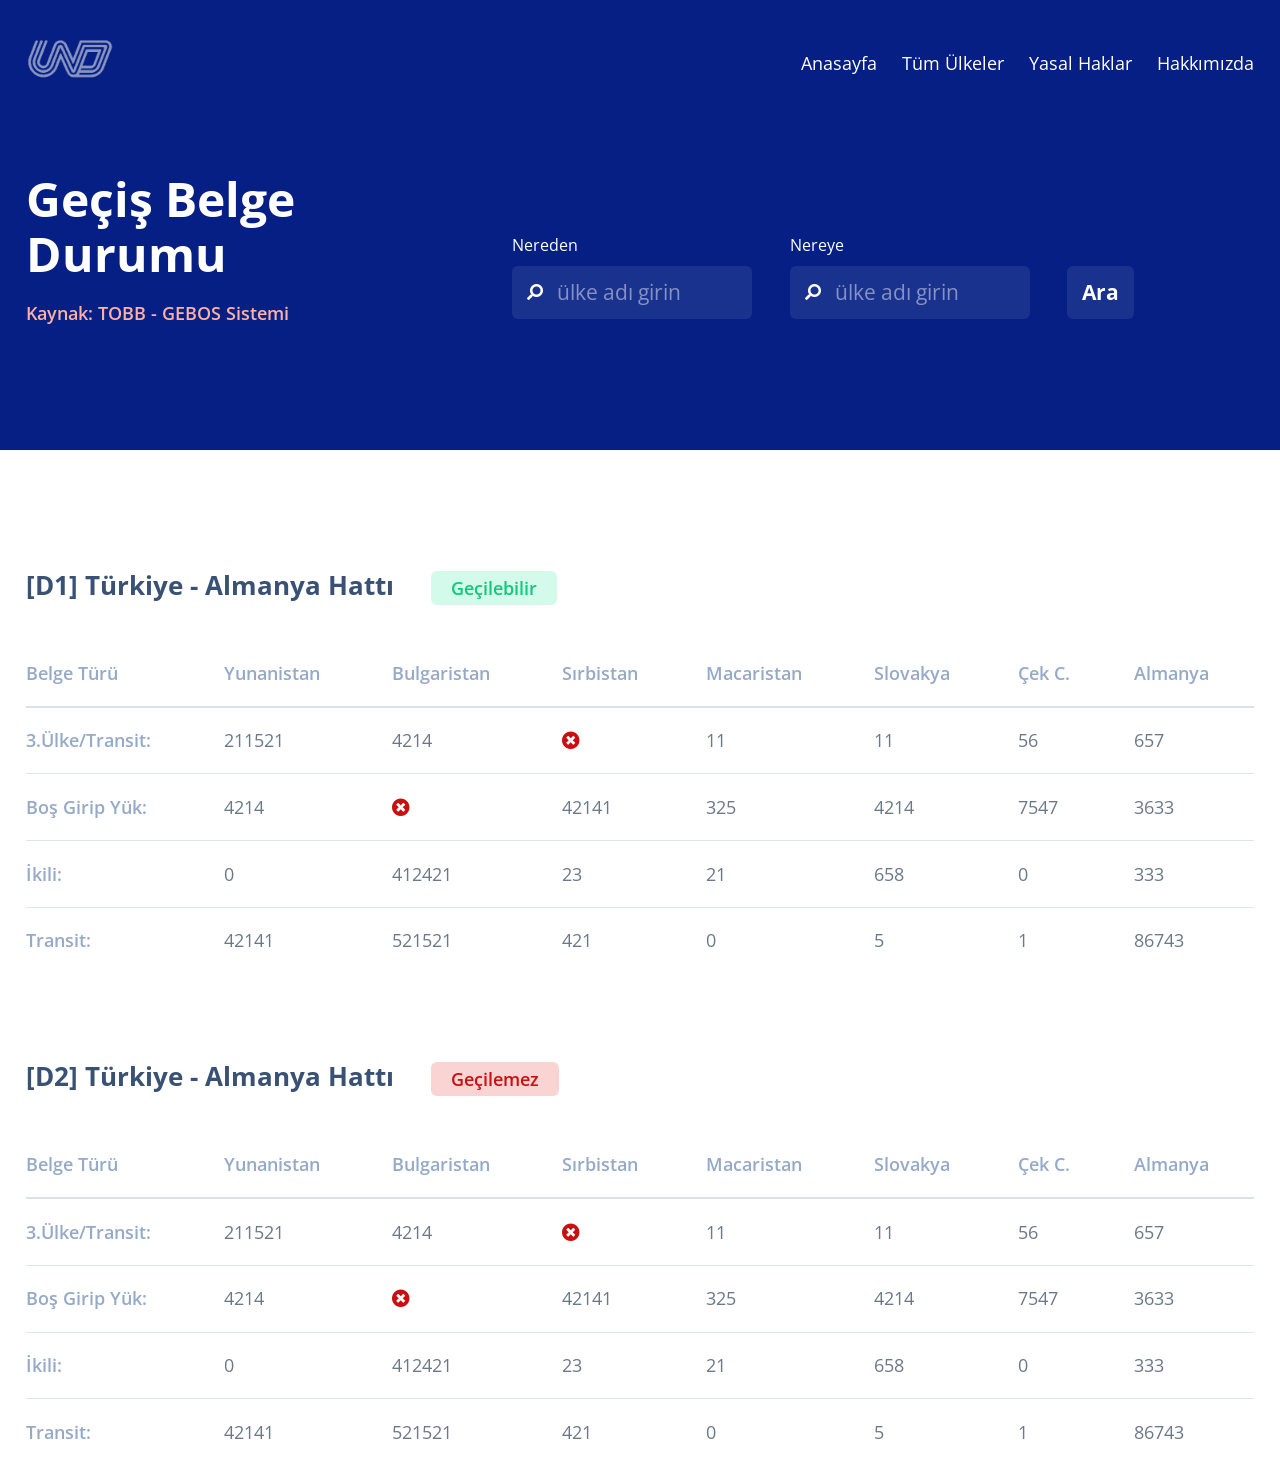
<file: index.html>
<!DOCTYPE html>
<html lang="tr">
<head>
    <meta charset="UTF-8">
    <meta name="viewport" content="width=device-width, initial-scale=1.0">
    <meta http-equiv="X-UA-Compatible" content="ie=edge">
    <link rel="stylesheet" type="text/css" href="/vendors/css/normalize.css">
    <link rel="stylesheet" type="text/css" href="/vendors/css/grid.css">
    <link rel="stylesheet" type="text/css" href="resources/css/style.css">
    <link href="https://fonts.googleapis.com/css?family=Open+Sans:400,600,700,800" rel="stylesheet">
    <link rel="stylesheet" href="https://use.fontawesome.com/releases/v5.8.1/css/all.css" integrity="sha384-50oBUHEmvpQ+1lW4y57PTFmhCaXp0ML5d60M1M7uH2+nqUivzIebhndOJK28anvf" crossorigin="anonymous">
    <title>UND - Geçiş Belge Durumu</title>
</head>
<body>
    <header>
        <nav>
            <div class="row">
                <img src="resources/img/und-logo.png" alt="UND logo" class="logo">
                <ul class="main-nav js--main-nav">
                    <li><a href="#">Anasayfa</a></li>
                    <li><a href="#">Tüm Ülkeler</a></li>
                    <li><a href="#">Yasal Haklar</a></li>
                    <li><a href="#">Hakkımızda</a></li>
                </ul>
                <a class="mobile-nav-icon js--nav-icon"><i class="fa fa-bars"></i></a>
            </div>
        </nav>
        <div class="hero-text-box">
            <h1>Geçiş Belge<br>Durumu</h1>
            <a class="und_btn und_btn-source" href="#">Kaynak: TOBB - GEBOS Sistemi</a>
        </div>
        <div class="container_search-countries">
            <form class="search-flex">
                <div class="search-nereden">
                    <label class="label-nereye">Nereden</label>
                    <i class="fa fa-search fa-flip-horizontal" aria-hidden="true"></i>
                    <input name="ilk-ulke" class="search-country" type="search" placeholder="ülke adı girin">
                </div>
                <div class="search-nereye">
                    <label class="label-nereye">Nereye</label>
                    <i class="fa fa-search fa-flip-horizontal" aria-hidden="true"></i>
                    <input name="son-ulke" id="son-ulke" class="search-country" type="search" placeholder="ülke adı girin">
                </div>
                <div id="submit-bg">
                    <button type='submit' id='submit' name='submit'>
                        Ara
                    </button>
                </div>
            </form>
        </div>

    </header>
    <section class="section-results">
        <div class="row">
            <div class="result">
                <div class="result-top">
                    <h2 class="title-result">[D1] Türkiye - Almanya Hattı <span class="result-status gecilebilir">Geçilebilir</span></h2>
                </div>
                <div class="table-responsive und_table-container">
                    <table class="table">
                        <thead>
                            <tr>
                                <th scope="col">Belge Türü</th>
                                <th scope="col">Yunanistan</th>
                                <th scope="col">Bulgaristan</th>
                                <th scope="col">Sırbistan</th>
                                <th scope="col">Macaristan</th>
                                <th scope="col">Slovakya</th>
                                <th scope="col">Çek C.</th>
                                <th scope="col">Almanya</th>
                            </tr>
                        </thead>
                        <tbody>
                            <tr>
                                <th scope="row">3.Ülke/Transit:</th>
                                <td>211521</td>
                                <td>4214</td>
                                <td><i class="fa fa-times-circle" aria-hidden="true"></i></td>
                                <td>11</td>
                                <td>11</td>
                                <td>56</td>
                                <td>657</td>
                            </tr>
                            <tr>
                                <th scope="row">Boş Girip Yük:</th>
                                <td>4214</td>
                                <td><i class="fa fa-times-circle" aria-hidden="true"></i></td>
                                <td>42141</td>
                                <td>325</td>
                                <td>4214</td>
                                <td>7547</td>
                                <td>3633</td>
                            </tr>
                            <tr>
                                <th scope="row">İkili:</th>
                                <td>0</td>
                                <td>412421</td>
                                <td>23</td>
                                <td>21</td>
                                <td>658</td>
                                <td>0</td>
                                <td>333</td>
                            </tr>
                            <tr>
                                <th scope="row">Transit:</th>
                                <td>42141</td>
                                <td>521521</td>
                                <td>421</td>
                                <td>0</td>
                                <td>5</td>
                                <td>1</td>
                                <td>86743</td>
                            </tr>
                        </tbody>
                    </table>
                </div>
            </div>

            <div class="result">
                <div class="result-top">
                    <h2 class="title-result">[D2] Türkiye - Almanya Hattı <span class="result-status gecilemez">Geçilemez</span></h2>
                </div>
                <div class="table-responsive und_table-container">
                    <table class="table">
                        <thead>
                            <tr>
                                <th scope="col">Belge Türü</th>
                                <th scope="col">Yunanistan</th>
                                <th scope="col">Bulgaristan</th>
                                <th scope="col">Sırbistan</th>
                                <th scope="col">Macaristan</th>
                                <th scope="col">Slovakya</th>
                                <th scope="col">Çek C.</th>
                                <th scope="col">Almanya</th>
                            </tr>
                        </thead>
                        <tbody>
                            <tr>
                                <th scope="row">3.Ülke/Transit:</th>
                                <td>211521</td>
                                <td>4214</td>
                                <td><i class="fa fa-times-circle" aria-hidden="true"></i></td>
                                <td>11</td>
                                <td>11</td>
                                <td>56</td>
                                <td>657</td>
                            </tr>
                            <tr>
                                <th scope="row">Boş Girip Yük:</th>
                                <td>4214</td>
                                <td><i class="fa fa-times-circle" aria-hidden="true"></i></td>
                                <td>42141</td>
                                <td>325</td>
                                <td>4214</td>
                                <td>7547</td>
                                <td>3633</td>
                            </tr>
                            <tr>
                                <th scope="row">İkili:</th>
                                <td>0</td>
                                <td>412421</td>
                                <td>23</td>
                                <td>21</td>
                                <td>658</td>
                                <td>0</td>
                                <td>333</td>
                            </tr>
                            <tr>
                                <th scope="row">Transit:</th>
                                <td>42141</td>
                                <td>521521</td>
                                <td>421</td>
                                <td>0</td>
                                <td>5</td>
                                <td>1</td>
                                <td>86743</td>
                            </tr>
                        </tbody>
                    </table>
                </div>
            </div>

            <div id="divSubGenre"></div>
        </div>
    </section>

    <script src="https://code.jquery.com/jquery-3.3.1.min.js" integrity="sha256-FgpCb/KJQlLNfOu91ta32o/NMZxltwRo8QtmkMRdAu8=" crossorigin="anonymous"></script>
    <script src="resources/js/script.js"></script>
</body>
</html>
</file>
<file: vendors/css/grid.css>
/*  SECTIONS  ============================================================================= */

.section {
	clear: both;
	padding: 0px;
	margin: 0px;
}

/*  GROUPING  ============================================================================= */

.row {
    zoom: 1; /* For IE 6/7 (trigger hasLayout) */
}

.row:before,
.row:after {
    content:"";
    display:table;
}
.row:after {
    clear:both;
}

/*  GRID COLUMN SETUP   ==================================================================== */

.col {
	display: block;
	float:left;
	margin: 1% 0 1% 1.6%;
}

.col:first-child { margin-left: 0; } /* all browsers except IE6 and lower */


/*  REMOVE MARGINS AS ALL GO FULL WIDTH AT 480 PIXELS */

@media only screen and (max-width: 480px) {
	.col { 
		/*margin: 1% 0 1% 0%;*/
        margin: 0;
	}
}


/*  GRID OF TWO   ============================================================================= */


.span-2-of-2 {
	width: 100%;
}

.span-1-of-2 {
	width: 49.2%;
}

/*  GO FULL WIDTH AT LESS THAN 480 PIXELS */

@media only screen and (max-width: 480px) {
	.span-2-of-2 {
		width: 100%; 
	}
	.span-1-of-2 {
		width: 100%; 
	}
}


/*  GRID OF THREE   ============================================================================= */

	
.span-3-of-3 {
	width: 100%; 
}

.span-2-of-3 {
	width: 66.13%; 
}

.span-1-of-3 {
	width: 32.26%; 
}


/*  GO FULL WIDTH AT LESS THAN 480 PIXELS */

@media only screen and (max-width: 480px) {
	.span-3-of-3 {
		width: 100%; 
	}
	.span-2-of-3 {
		width: 100%; 
	}
	.span-1-of-3 {
		width: 100%;
	}
}

/*  GRID OF FOUR   ============================================================================= */

	
.span-4-of-4 {
	width: 100%; 
}

.span-3-of-4 {
	width: 74.6%; 
}

.span-2-of-4 {
	width: 49.2%; 
}

.span-1-of-4 {
	width: 23.8%; 
}


/*  GO FULL WIDTH AT LESS THAN 480 PIXELS */

@media only screen and (max-width: 480px) {
	.span-4-of-4 {
		width: 100%; 
	}
	.span-3-of-4 {
		width: 100%; 
	}
	.span-2-of-4 {
		width: 100%; 
	}
	.span-1-of-4 {
		width: 100%; 
	}
}


/*  GRID OF FIVE   ============================================================================= */

	
.span-5-of-5 {
	width: 100%;
}

.span-4-of-5 {
  	width: 79.68%; 
}

.span-3-of-5 {
  	width: 59.36%; 
}

.span-2-of-5 {
  	width: 39.04%;
}

.span-1-of-5 {
  	width: 18.72%;
}


/*  GO FULL WIDTH AT LESS THAN 480 PIXELS */

@media only screen and (max-width: 480px) {
	.span-5-of-5 {
		width: 100%; 
	}
	.span-4-of-5 {
		width: 100%; 
	}
	.span-3-of-5 {
		width: 100%; 
	}
	.span-2-of-5 {
		width: 100%; 
	}
	.span-1-of-5 {
		width: 100%; 
	}
}


/*  GRID OF SIX   ============================================================================= */


.span-6-of-6 {
	width: 100%;
}

.span-5-of-6 {
  	width: 83.06%;
}

.span-4-of-6 {
  	width: 66.13%;
}

.span-3-of-6 {
  	width: 49.2%;
}

.span-2-of-6 {
  	width: 32.26%;
}

.span-1-of-6 {
  	width: 15.33%;
}


/*  GO FULL WIDTH AT LESS THAN 480 PIXELS */

@media only screen and (max-width: 480px) {
	.span-6-of-6 {
		width: 100%; 
	}
	.span-5-of-6 {
		width: 100%; 
	}
	.span-4-of-6 {
		width: 100%; 
	}
	.span-3-of-6 {
		width: 100%; 
	}
	.span-2-of-6 {
		width: 100%; 
	}
	.span-1-of-6 {
		width: 100%; 
	}
}



/*  GRID OF SEVEN   ============================================================================= */


.span-7-of-7 {
	width: 100%;
}

.span-6-of-7 {
	width: 85.48%;
}

.span-5-of-7 {
  	width: 70.97%;
}

.span-4-of-7 {
  	width: 56.45%;
}

.span-3-of-7 {
  	width: 41.94%;
}

.span-2-of-7 {
  	width: 27.42%;
}

.span-1-of-7 {
  	width: 12.91%;
}


/*  GO FULL WIDTH AT LESS THAN 480 PIXELS */

@media only screen and (max-width: 480px) {
	.span-7-of-7 {
		width: 100%; 
	}
	.span-6-of-7 {
		width: 100%; 
	}
	.span-5-of-7 {
		width: 100%; 
	}
	.span-4-of-7 {
		width: 100%; 
	}
	.span-3-of-7 {
		width: 100%; 
	}
	.span-2-of-7 {
		width: 100%; 
	}
	.span-1-of-7 {
		width: 100%; 
	}
}


/*  GRID OF EIGHT   ============================================================================= */

	
.span-8-of-8 {
	width: 100%;
}

.span-7-of-8 {
	width: 87.3%; 
}

.span-6-of-8 {
	width: 74.6%; 
}

.span-5-of-8 {
	width: 61.9%; 
}

.span-4-of-8 {
	width: 49.2%; 
}

.span-3-of-8 {
	width: 36.5%;
}

.span-2-of-8 {
	width: 23.8%; 
}

.span-1-of-8 {
	width: 11.1%; 
}


/*  GO FULL WIDTH AT LESS THAN 480 PIXELS */

@media only screen and (max-width: 480px) {
	.span-8-of-8 {
		width: 100%; 
	}
	.span-7-of-8 {
		width: 100%; 
	}
	.span-6-of-8 {
		width: 100%; 
	}
	.span-5-of-8 {
		width: 100%; 
	}
	.span-4-of-8 {
		width: 100%; 
	}
	.span-3-of-8 {
		width: 100%; 
	}
	.span-2-of-8 {
		width: 100%; 
	}
	.span-1-of-8 {
		width: 100%; 
	}
}


/*  GRID OF NINE   ============================================================================= */


.span-9-of-9 {
	width: 100%;
}

.span-8-of-9 {
	width: 88.71%;
}

.span-7-of-9 {
	width: 77.42%; 
}

.span-6-of-9 {
	width: 66.13%; 
}

.span-5-of-9 {
	width: 54.84%; 
}

.span-4-of-9 {
	width: 43.55%; 
}

.span-3-of-9 {
	width: 32.26%;
}

.span-2-of-9 {
	width: 20.97%; 
}

.span-1-of-9 {
	width: 9.68%; 
}


/*  GO FULL WIDTH AT LESS THAN 480 PIXELS */

@media only screen and (max-width: 480px) {
	.span-9-of-9 {
		width: 100%; 
	}
	.span-8-of-9 {
		width: 100%; 
	}
	.span-7-of-9 {
		width: 100%; 
	}
	.span-6-of-9 {
		width: 100%; 
	}
	.span-5-of-9 {
		width: 100%; 
	}
	.span-4-of-9 {
		width: 100%; 
	}
	.span-3-of-9 {
		width: 100%; 
	}
	.span-2-of-9 {
		width: 100%; 
	}
	.span-1-of-9 {
		width: 100%; 
	}
}


/*  GRID OF TEN   ============================================================================= */


.span-10-of-10 {
	width: 100%;
}

.span-9-of-10 {
	width: 89.84%;
}

.span-8-of-10 {
	width: 79.68%;
}

.span-7-of-10 {
	width: 69.52%; 
}

.span-6-of-10 {
	width: 59.36%; 
}

.span-5-of-10 {
	width: 49.2%; 
}

.span-4-of-10 {
	width: 39.04%; 
}

.span-3-of-10 {
	width: 28.88%;
}

.span-2-of-10 {
	width: 18.72%; 
}

.span-1-of-10 {
	width: 8.56%; 
}


/*  GO FULL WIDTH AT LESS THAN 480 PIXELS */

@media only screen and (max-width: 480px) {
	.span-10-of-10 {
		width: 100%; 
	}
	.span-9-of-10 {
		width: 100%; 
	}
	.span-8-of-10 {
		width: 100%; 
	}
	.span-7-of-10 {
		width: 100%; 
	}
	.span-6-of-10 {
		width: 100%; 
	}
	.span-5-of-10 {
		width: 100%; 
	}
	.span-4-of-10 {
		width: 100%; 
	}
	.span-3-of-10 {
		width: 100%; 
	}
	.span-2-of-10 {
		width: 100%; 
	}
	.span-1-of-10 {
		width: 100%; 
	}
}


/*  GRID OF ELEVEN   ============================================================================= */

.span-11-of-11 {
	width: 100%;
}

.span-10-of-11 {
	width: 90.76%;
}

.span-9-of-11 {
	width: 81.52%;
}

.span-8-of-11 {
	width: 72.29%;
}

.span-7-of-11 {
	width: 63.05%; 
}

.span-6-of-11 {
	width: 53.81%; 
}

.span-5-of-11 {
	width: 44.58%; 
}

.span-4-of-11 {
	width: 35.34%; 
}

.span-3-of-11 {
	width: 26.1%;
}

.span-2-of-11 {
	width: 16.87%; 
}

.span-1-of-11 {
	width: 7.63%; 
}


/*  GO FULL WIDTH AT LESS THAN 480 PIXELS */

@media only screen and (max-width: 480px) {
	.span-11-of-11 {
		width: 100%; 
	}
	.span-10-of-11 {
		width: 100%; 
	}
	.span-9-of-11 {
		width: 100%; 
	}
	.span-8-of-11 {
		width: 100%; 
	}
	.span-7-of-11 {
		width: 100%; 
	}
	.span-6-of-11 {
		width: 100%; 
	}
	.span-5-of-11 {
		width: 100%; 
	}
	.span-4-of-11 {
		width: 100%; 
	}
	.span-3-of-11 {
		width: 100%; 
	}
	.span-2-of-11 {
		width: 100%; 
	}
	.span-1-of-11 {
		width: 100%; 
	}
}


/*  GRID OF TWELVE   ============================================================================= */

.span-12-of-12 {
	width: 100%;
}

.span-11-of-12 {
	width: 91.53%;
}

.span-10-of-12 {
	width: 83.06%;
}

.span-9-of-12 {
	width: 74.6%;
}

.span-8-of-12 {
	width: 66.13%;
}

.span-7-of-12 {
	width: 57.66%; 
}

.span-6-of-12 {
	width: 49.2%; 
}

.span-5-of-12 {
	width: 40.73%; 
}

.span-4-of-12 {
	width: 32.26%; 
}

.span-3-of-12 {
	width: 23.8%;
}

.span-2-of-12 {
	width: 15.33%; 
}

.span-1-of-12 {
	width: 6.86%; 
}


/*  GO FULL WIDTH AT LESS THAN 480 PIXELS */

@media only screen and (max-width: 480px) {
	.span-12-of-12 {
		width: 100%; 
	}
	.span-11-of-12 {
		width: 100%; 
	}
	.span-10-of-12 {
		width: 100%; 
	}
	.span-9-of-12 {
		width: 100%; 
	}
	.span-8-of-12 {
		width: 100%; 
	}
	.span-7-of-12 {
		width: 100%; 
	}
	.span-6-of-12 {
		width: 100%; 
	}
	.span-5-of-12 {
		width: 100%; 
	}
	.span-4-of-12 {
		width: 100%; 
	}
	.span-3-of-12 {
		width: 100%; 
	}
	.span-2-of-12 {
		width: 100%; 
	}
	.span-1-of-12 {
		width: 100%; 
	}
}
</file>
<file: resources/css/style.css>
* {
    margin: 0;
    padding: 0;
    box-sizing: border-box;
}

html,
body {
    background-color: #fff;
    color: #6C7888;
    font-family: 'Open Sans', 'Arial', sans-serif;
    font-size: 18px;
    font-weight: 400;
    text-rendering: optimizeLegibility;
    overflow-x: hidden;
}

/* -------------------------------------- */
/*   REUSABLE COMPONENTS  */
/* -------------------------------------- */

.row {
    max-width: 1440px;
    margin: 0 auto;
}

[type="search"] {
    outline: none;
}

input:-internal-autofill-selected {
    background-color: unset !important;
    background-image: none !important;
    color: #8692C2 !important;
}

/* --------------- HEADINGS ---------------- */

h1 {
    margin: 0;
    color: #fff;
    font-size: 267%;
    font-family: 'Open Sans';
    font-weight: 700;
    letter-spacing: 0;
   /* line-height: 58px; */
}

/* --------------- LINKS/BUTTONS ---------------- */

.und_btn:link,
.und_btn:visited {
    /* */
}

.und_btn {
    font-size: 100%;
    font-family: 'Open Sans';
    font-weight: 600;
    text-decoration: none;
}

.und_btn-source {
    color: #FFB1A3;
    top: 21px;
    display: inline-block;
    margin-top: 22px;
}

/* -------------------------------------- */
/*   HEADER SECTION  */
/* -------------------------------------- */

.search-site::placeholder, .search-country::placeholder {
    color: #8692C2;
}

header {
    background-color: #051F85;
    height: 450px;
    position: relative;
}

.hero-text-box {
    position: absolute;
    width: 1440px;
    top: 55%;
    left: 50%;
    transform: translate(-50%, -50%);
}

.logo {
    height: 40px;
    width: auto;
    float: left;
    margin-top: 40px;
}

.main-nav {
    float: right;
    list-style: none;
    margin-top: 53px;
}

.main-nav li {
    display: inline-block;
    margin-left: 20px;
}

.main-nav li a:link,
.main-nav li a:visited {
    color: #fff;
    text-decoration: none;
    font-size: 100%;
    font-family: 'Open Sans';
    font-weight: 400;
    border-bottom: 1px solid transparent;
    transition: border-bottom .5s;
    padding: 3px 0;
}

.main-nav li a:hover,
.main-nav li a:focus {
    border-bottom: 1px solid #fff;
}

/*
.search-container {
    background-color: #19328E;
    border: none;
    border-radius: 6px;
    padding: 0px;
    width: 480px;
    color:#8692C2;
    font-size: 89%;
    position: relative;
    display: -ms-flexbox;
    display: flex;
    -ms-flex-pack: start;
    justify-content: flex-start;
    -ms-flex-align: center;
    align-items: center;
    margin-left: 40px;
}

.search-container .fa-search {
    position: absolute;
    left: 15px;
    color: #fff;
    z-index: 999;
    font-size: 80%;
}

.search-site {
    background-color: transparent;
    border: none;
    border-radius: 6px;
    padding: 15px;
    margin-left: 25px;
    width: 95%;
    color:#8692C2;
    font-size: 89%;
    position: relative;
}

.search-site::placeholder {
    color: #8692C2;
}
*/
.container_search-countries {
    position: absolute;
    width: 1440px;
    top: 65%;
    left: 70%;
    transform: translate(-50%, -50%);
}

.search-flex {
    display: -ms-flexbox;
    display: flex;
    -ms-flex-pack: space-between;
	justify-content: space-between;
    -ms-flex-align: center;
    align-items: center;
    width: 800px;
}

.search-flex div {
    background-color: #19328E;
    border: none;
    border-radius: 6px;
    padding: 0px;
    width: 30%;
    color:#8692C2;
    font-size: 89%;
    position: relative;
    display: -ms-flexbox;
    display: flex;
    -ms-flex-pack: space-between;
	justify-content: space-between;
    -ms-flex-align: center;
    align-items: center;
}

#submit {
    border: 0px solid transparent;
    background-color: transparent;
}

#submit {
    position: unset;
    left: 0;
    font-size: 130%;
    height: 100%;
    background-color: #19328E;
    padding: 20px;
    border-radius: 6px;
    cursor: pointer;
    color: #fff;
    font-family: 'Open Sans';
    font-weight: 700;
}

#submit-bg {
    background-color: transparent;
    margin-right: 5px;
}

.search-country {
    background-color: transparent;
    border: none;
    border-radius: 6px;
    padding: 20px;
    margin-left: 25px;
    width: 95%;
    color:#8692C2;
    font-size: 150%;
    position: relative;
}

.search-flex .fa-search {
    position: absolute;
    left: 15px;
    color: #fff;
    z-index: 999;
    font-size: 100%;
}

.label-nereden,
.label-nereye {
    position: absolute;
    top: -30px;
    color: #fff;
}


/* Mobile Navi */
.mobile-nav-icon {
    float: right;
    margin-top: 50px;
    cursor: pointer;
    display: none;
}

.mobile-nav-icon .fa-bars {
    font-size: 150%;
    color: #fff;
}

.mobile-nav-icon .fa-times {
    color: #fff;
    font-size: 170%;
}

.shift-menu {
    display: block;
    background: #000;
    z-index: 9999;
    position: absolute;
    top: 0;
    width: 100%;
    right: 0px;
    bottom: 0;
    /* padding: 40px 60px; */
    text-align: center;
    margin-top: 0 !important;

}

.shift-menu-icon {
    z-index: 9999;
    position: absolute;
    top: 50px;
    right: 20px;
}

/* -------------------------------------- */
/*   SECTION RESULTS  */
/* -------------------------------------- */
 
.section-results {
    margin-top: 50px;
}

.result {
    margin-top: 70px;
}

.title-result {
    color: #395174;
    font-family: 'Open Sans';
    font-size: 145%;
}

.und_table-container {
    margin-top: 40px;
}

.table th {
    font-weight: 600;
    font-family: 'Open Sans';
    font-size: 100%;
    color: #95A9C8;
}

.table td {
    font-weight: 400;
    font-family: 'Open Sans';
    font-size: 100%;
    color: #6C7888;
}

.result-status {
    font-family: 'Open Sans';
    font-size: 69%;
    font-weight: 600;
    padding: 5px 20px;
    border-radius: 6px;
    margin-left: 30px;
}

.gecilebilir {
    color: #0FC97C;
    background-color: #D3FAEA;
}

.gecilemez {
    color: #C90F0F;
    background-color: #FAD3D3;
}

.table .fa-times-circle {
    font-size: 100%;
    color: #C90F0F;
}

/* -------------------------------------- */
/*   MEDIA QUERIES  */
/* -------------------------------------- */

/* Big tablet to 1440px(widths smallet than the 1440px row */
@media only screen and (max-width: 1439px) {
    .hero-text-box {
        width: 100%;
        padding: 0 2%;
    }

    .row {
        padding: 0 2%;
    }

    .container_search-countries {
        width: 100%;
        left: 90%
    }


    /* search input - paddingi(div'in) input ile ayarlıyoruz. */
    .search-country {
        padding: 15px;
        margin-left: 30px;
        font-size: 130%;
    }

    #submit {
        padding: 15px;
    }


    /* search div */
    .search-flex div {
        width: 30%;
        font-size: 89%;
    }

}

/* Small tablets to big tablet: from 768px to 1023px */
@media only screen and (max-width: 1023px) {

    body { font-size: 16px; }

    .search-flex {
        width: 600px;
    }

    .container_search-countries {
        width: 100%;
        left: 90%
    }

    /* search input - paddingi(div'in) input ile ayarlıyoruz. */
    .search-country {
        padding: 15px;
        margin-left: 30px;
        font-size: 120%;
    }

    /* search div */
    .search-flex div {
        width: 30%;
        font-size: 89%;
    }

    #submit {
        padding: 15px;
    }

    #submit-bg {
        margin-right: 30px;
    }

}

/* Small phones to small tablets: from 481px to 767px */
@media only screen and (max-width: 767px) {

    body { font-size: 14px; }

    .row,
    .hero-text-box {
        padding: 0 4%;
    }

    header {
        height: 300px;
    }

    .main-nav { display: none; } 

    .mobile-nav-icon { display: inline-block; }

    .main-nav {
        float: left;
        margin-top: 35px;
        margin-left: 25px;
    }

    .main-nav li {
        display: block;
        margin-top: 25px;
        margin-right: 10px;
    }

    .main-nav li:nth-of-type(1) {
        margin-top: 80px;
    }

    .main-nav li a:link,
    .main-nav li a:visited {
        display: block;
        border: 0;
        padding: 10px;
        font-size: 200%;
    }

    .hero-text-box {
        top: 60%;
    }

    .container_search-countries {
        top: 62%;
        left: 80%;
        transform: translate(-50%, -50%);
    }

    .search-flex {
        display: -ms-flexbox;
        display: flex;
        flex-direction: column;
        -ms-flex-pack: space-between;
        justify-content: space-between;
        -ms-flex-align: center;
        align-items: center;
        width: 450px;
    }

    /* search input - paddingi(div'in) input ile ayarlıyoruz. */
    .search-country {
        padding: 15px;
        margin-left: 30px;
        font-size: 120%;
    }

    /* search div */
    .search-flex div {
        width: 50%;
        font-size: 89%;
        margin-top: 40px;
    }

    .label-nereden,
    .label-nereye {
        position: absolute;
        top: -20px;
        color: #fff;
    }

    .result-status {
        margin-left: 0px;
        line-height: 5;
    }

    .und_table-container {
        margin-top: 0px;
    }

    #submit {

    }

    #submit-bg {
        margin-top: 15px;
        margin-right: 0;
    }

}

/* Small phones: from 0 to 480px */
@media only screen and (max-width: 480px) {

    header {
        height: 500px;
    }

    .hero-text-box {
        top: 35%;
    }

    .container_search-countries {
        top: 70%;
        left: 26%;
        transform: translate(-50%, -50%);
    }
}

@media only screen and (max-width: 400px) {
    .container_search-countries {
        left: 22%;
    }
}

@media only screen and (max-width: 330px) {
    .container_search-countries {
        left: 18%;
    }
}


/* -------------------------------------- */
/*   BOOTSTRAP  */
/* -------------------------------------- */

th {
    text-align: inherit;
}

table {
    border-collapse: collapse;
    /* custom code */
    text-align: left;
}

.table {
    width: 100%;
    margin-bottom: 1rem;
    background-color: transparent;
}

.table thead th {
    border-top: 0px;
}

.table th,
.table td {
    padding: 1.25rem;
    vertical-align: top;
    border-top: 1px solid #DFE5EE;
}

/* custom code */

.table th:nth-of-type(1) {
    padding-left: 0;
}

/* ----------- */
  
.table thead th {
    vertical-align: bottom;
    border-bottom: 2px solid #dee2e6;
}
  
.table tbody + tbody {
    border-top: 2px solid #dee2e6;
}
  
.table .table {
    background-color: #fff;
}
  
.table-sm th,
.table-sm td {
    padding: 0.3rem;
}
  
.table-bordered {
    border: 1px solid #dee2e6;
}
  
.table-bordered th,
.table-bordered td {
    border: 1px solid #dee2e6;
}
  
.table-bordered thead th,
.table-bordered thead td {
    border-bottom-width: 2px;
}
  
.table-borderless th,
.table-borderless td,
.table-borderless thead th,
.table-borderless tbody + tbody {
    border: 0;
}
  
.table-striped tbody tr:nth-of-type(odd) {
    background-color: rgba(0, 0, 0, 0.05);
}
  
.table-hover tbody tr:hover {
    background-color: rgba(0, 0, 0, 0.075);
}
  
.table-primary,
.table-primary > th,
.table-primary > td {
    background-color: #b8daff;
}
  
.table-hover .table-primary:hover {
    background-color: #9fcdff;
}
  
.table-hover .table-primary:hover > td,
.table-hover .table-primary:hover > th {
    background-color: #9fcdff;
}
  
.table-secondary,
.table-secondary > th,
.table-secondary > td {
    background-color: #d6d8db;
}
  
.table-hover .table-secondary:hover {
    background-color: #c8cbcf;
}
  
.table-hover .table-secondary:hover > td,
.table-hover .table-secondary:hover > th {
    background-color: #c8cbcf;
}
  
.table-success,
.table-success > th,
.table-success > td {
    background-color: #c3e6cb;
}
  
.table-hover .table-success:hover {
    background-color: #b1dfbb;
}
  
.table-hover .table-success:hover > td,
.table-hover .table-success:hover > th {
    background-color: #b1dfbb;
}
  
.table-info,
.table-info > th,
.table-info > td {
    background-color: #bee5eb;
}
  
.table-hover .table-info:hover {
    background-color: #abdde5;
}
  
.table-hover .table-info:hover > td,
.table-hover .table-info:hover > th {
    background-color: #abdde5;
}
  
.table-warning,
.table-warning > th,
.table-warning > td {
    background-color: #ffeeba;
}
  
.table-hover .table-warning:hover {
    background-color: #ffe8a1;
}
  
.table-hover .table-warning:hover > td,
.table-hover .table-warning:hover > th {
    background-color: #ffe8a1;
}
  
.table-danger,
.table-danger > th,
.table-danger > td {
    background-color: #f5c6cb;
}
  
.table-hover .table-danger:hover {
    background-color: #f1b0b7;
}
  
.table-hover .table-danger:hover > td,
.table-hover .table-danger:hover > th {
    background-color: #f1b0b7;
}
  
.table-light,
.table-light > th,
.table-light > td {
    background-color: #fdfdfe;
}
  
.table-hover .table-light:hover {
    background-color: #ececf6;
}
  
.table-hover .table-light:hover > td,
.table-hover .table-light:hover > th {
    background-color: #ececf6;
}
  
.table-dark,
.table-dark > th,
.table-dark > td {
    background-color: #c6c8ca;
}
  
.table-hover .table-dark:hover {
    background-color: #b9bbbe;
}
  
.table-hover .table-dark:hover > td,
.table-hover .table-dark:hover > th {
    background-color: #b9bbbe;
}
  
.table-active,
.table-active > th,
.table-active > td {
    background-color: rgba(0, 0, 0, 0.075);
}
  
.table-hover .table-active:hover {
    background-color: rgba(0, 0, 0, 0.075);
}
  
.table-hover .table-active:hover > td,
.table-hover .table-active:hover > th {
    background-color: rgba(0, 0, 0, 0.075);
}
  
.table .thead-dark th {
    color: #fff;
    background-color: #212529;
    border-color: #32383e;
}
  
.table .thead-light th {
    color: #495057;
    background-color: #e9ecef;
    border-color: #dee2e6;
}
  
.table-dark {
    color: #fff;
    background-color: #212529;
}
  
.table-dark th,
.table-dark td,
.table-dark thead th {
    border-color: #32383e;
}
  
.table-dark.table-bordered {
    border: 0;
}
  
.table-dark.table-striped tbody tr:nth-of-type(odd) {
    background-color: rgba(255, 255, 255, 0.05);
}
  
.table-dark.table-hover tbody tr:hover {
    background-color: rgba(255, 255, 255, 0.075);
}
  
@media (max-width: 575.98px) {
    .table-responsive-sm {
      display: block;
      width: 100%;
      overflow-x: auto;
      -webkit-overflow-scrolling: touch;
      -ms-overflow-style: -ms-autohiding-scrollbar;
    }
    .table-responsive-sm > .table-bordered {
      border: 0;
    }
}
  
@media (max-width: 767.98px) {
    .table-responsive-md {
      display: block;
      width: 100%;
      overflow-x: auto;
      -webkit-overflow-scrolling: touch;
      -ms-overflow-style: -ms-autohiding-scrollbar;
    }
    .table-responsive-md > .table-bordered {
      border: 0;
    }
}
  
@media (max-width: 991.98px) {
    .table-responsive-lg {
      display: block;
      width: 100%;
      overflow-x: auto;
      -webkit-overflow-scrolling: touch;
      -ms-overflow-style: -ms-autohiding-scrollbar;
    }
    .table-responsive-lg > .table-bordered {
      border: 0;
    }
}
  
@media (max-width: 1199.98px) {
    .table-responsive-xl {
      display: block;
      width: 100%;
      overflow-x: auto;
      -webkit-overflow-scrolling: touch;
      -ms-overflow-style: -ms-autohiding-scrollbar;
    }
    .table-responsive-xl > .table-bordered {
      border: 0;
    }
}
  
.table-responsive {
    display: block;
    width: 100%;
    overflow-x: auto;
    -webkit-overflow-scrolling: touch;
    -ms-overflow-style: -ms-autohiding-scrollbar;
}
  
.table-responsive > .table-bordered {
    border: 0;
}

.d-table {
    display: table !important;
}
  
.d-table-row {
    display: table-row !important;
}
  
.d-table-cell {
    display: table-cell !important;
}
  
.d-flex {
    display: -ms-flexbox !important;
    display: flex !important;
}
  
.d-inline-flex {
    display: -ms-inline-flexbox !important;
    display: inline-flex !important;
}
  
@media (min-width: 576px) {
    .d-sm-none {
      display: none !important;
    }
    .d-sm-inline {
      display: inline !important;
    }
    .d-sm-inline-block {
      display: inline-block !important;
    }
    .d-sm-block {
      display: block !important;
    }
    .d-sm-table {
      display: table !important;
    }
    .d-sm-table-row {
      display: table-row !important;
    }
    .d-sm-table-cell {
      display: table-cell !important;
    }
    .d-sm-flex {
      display: -ms-flexbox !important;
      display: flex !important;
    }
    .d-sm-inline-flex {
      display: -ms-inline-flexbox !important;
      display: inline-flex !important;
    }
}
  
@media (min-width: 768px) {
    .d-md-none {
      display: none !important;
    }
    .d-md-inline {
      display: inline !important;
    }
    .d-md-inline-block {
      display: inline-block !important;
    }
    .d-md-block {
      display: block !important;
    }
    .d-md-table {
      display: table !important;
    }
    .d-md-table-row {
      display: table-row !important;
    }
    .d-md-table-cell {
      display: table-cell !important;
    }
    .d-md-flex {
      display: -ms-flexbox !important;
      display: flex !important;
    }
    .d-md-inline-flex {
      display: -ms-inline-flexbox !important;
      display: inline-flex !important;
    }
}
  
@media (min-width: 992px) {
    .d-lg-none {
      display: none !important;
    }
    .d-lg-inline {
      display: inline !important;
    }
    .d-lg-inline-block {
      display: inline-block !important;
    }
    .d-lg-block {
      display: block !important;
    }
    .d-lg-table {
      display: table !important;
    }
    .d-lg-table-row {
      display: table-row !important;
    }
    .d-lg-table-cell {
      display: table-cell !important;
    }
    .d-lg-flex {
      display: -ms-flexbox !important;
      display: flex !important;
    }
    .d-lg-inline-flex {
      display: -ms-inline-flexbox !important;
      display: inline-flex !important;
    }
}
  
@media (min-width: 1200px) {
    .d-xl-none {
      display: none !important;
    }
    .d-xl-inline {
      display: inline !important;
    }
    .d-xl-inline-block {
      display: inline-block !important;
    }
    .d-xl-block {
      display: block !important;
    }
    .d-xl-table {
      display: table !important;
    }
    .d-xl-table-row {
      display: table-row !important;
    }
    .d-xl-table-cell {
      display: table-cell !important;
    }
    .d-xl-flex {
      display: -ms-flexbox !important;
      display: flex !important;
    }
    .d-xl-inline-flex {
      display: -ms-inline-flexbox !important;
      display: inline-flex !important;
    }
}
  
@media print {
    .d-print-none {
      display: none !important;
    }
    .d-print-inline {
      display: inline !important;
    }
    .d-print-inline-block {
      display: inline-block !important;
    }
    .d-print-block {
      display: block !important;
    }
    .d-print-table {
      display: table !important;
    }
    .d-print-table-row {
      display: table-row !important;
    }
    .d-print-table-cell {
      display: table-cell !important;
    }
    .d-print-flex {
      display: -ms-flexbox !important;
      display: flex !important;
    }
    .d-print-inline-flex {
      display: -ms-inline-flexbox !important;
      display: inline-flex !important;
    }
}

@media print {
    thead {
        display: table-header-group;
    }

    .table {
        border-collapse: collapse !important;
    }
    .table td,
    .table th {
        background-color: #fff !important;
    }
    .table-bordered th,
    .table-bordered td {
        border: 1px solid #dee2e6 !important;
    }
    .table-dark {
        color: inherit;
    }
    .table-dark th,
    .table-dark td,
    .table-dark thead th,
    .table-dark tbody + tbody {
        border-color: #dee2e6;
    }
    .table .thead-dark th {
        color: inherit;
        border-color: #dee2e6;
    }
}

.table-striped tbody tr:nth-of-type(odd) {
    background-color: rgba(0, 0, 0, 0.05);
}

.table-hover tbody tr:hover {
    background-color: rgba(0, 0, 0, 0.075);
}
</file>
